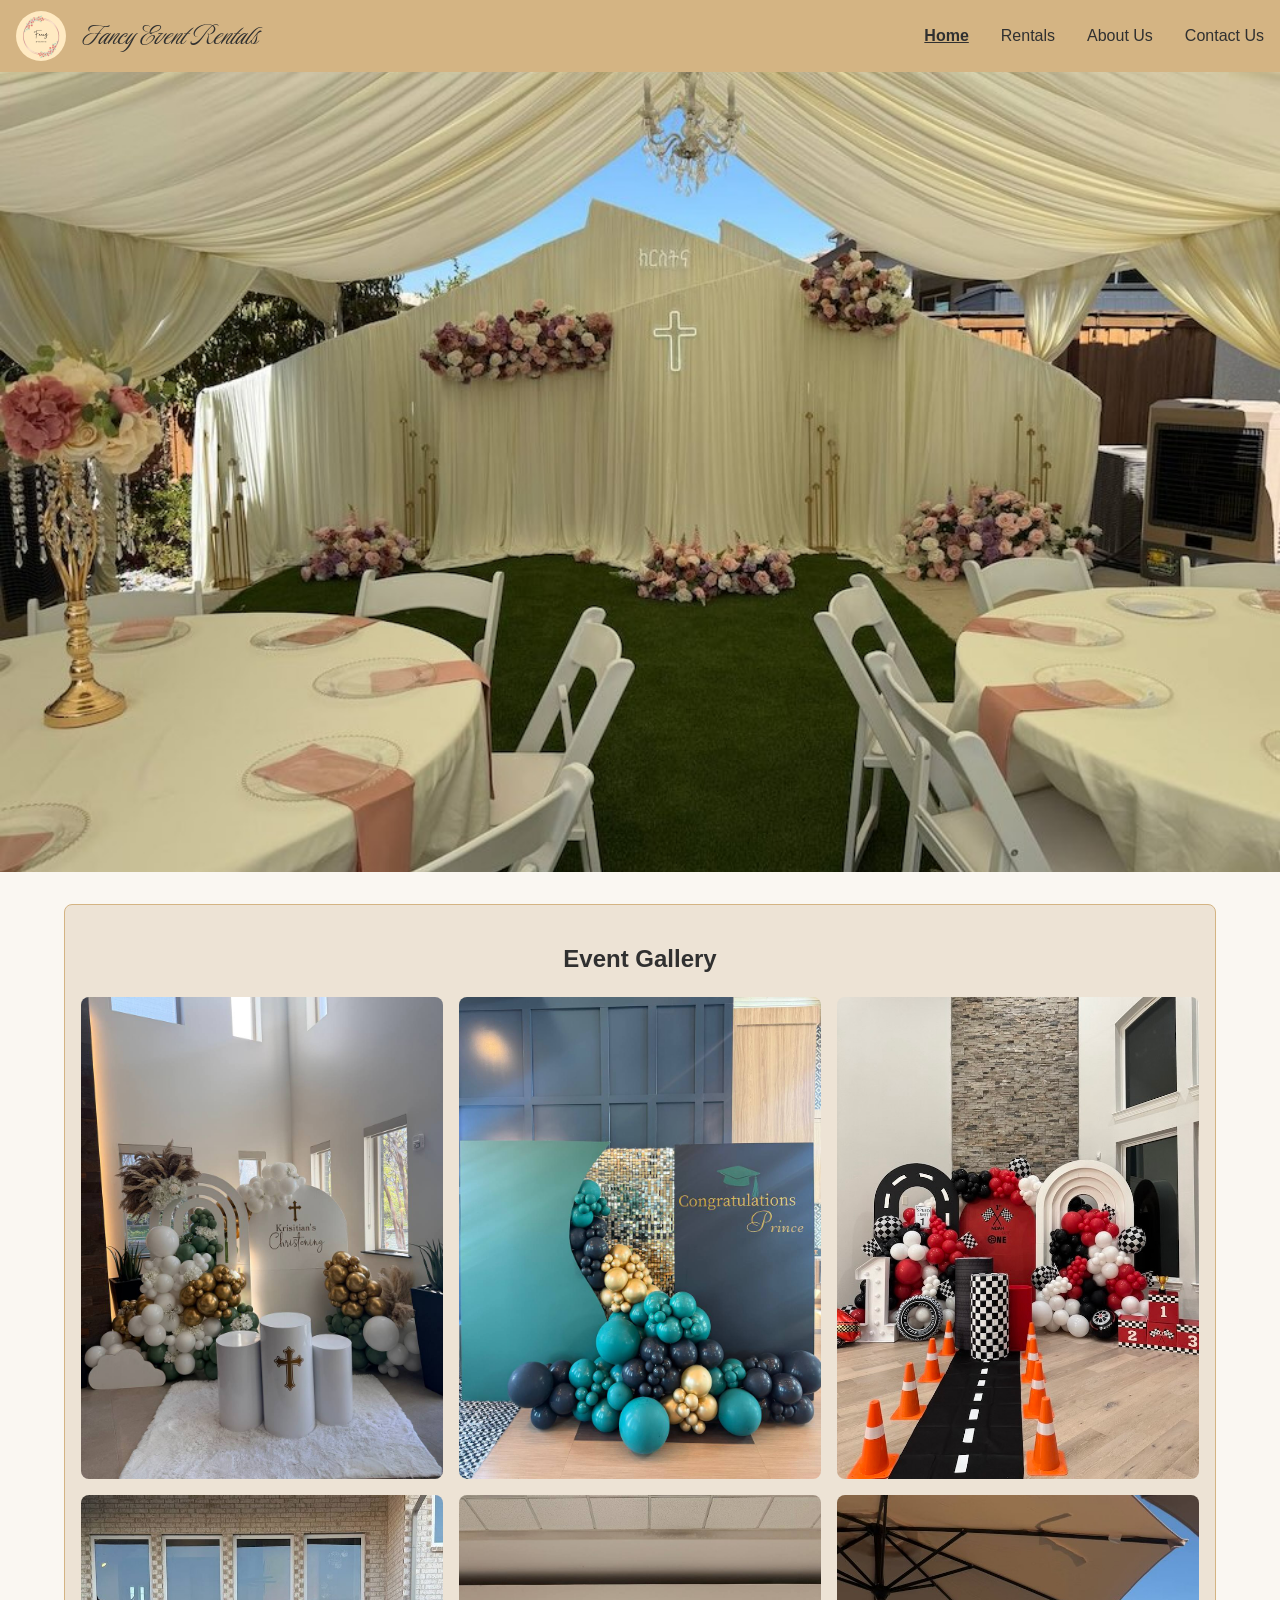
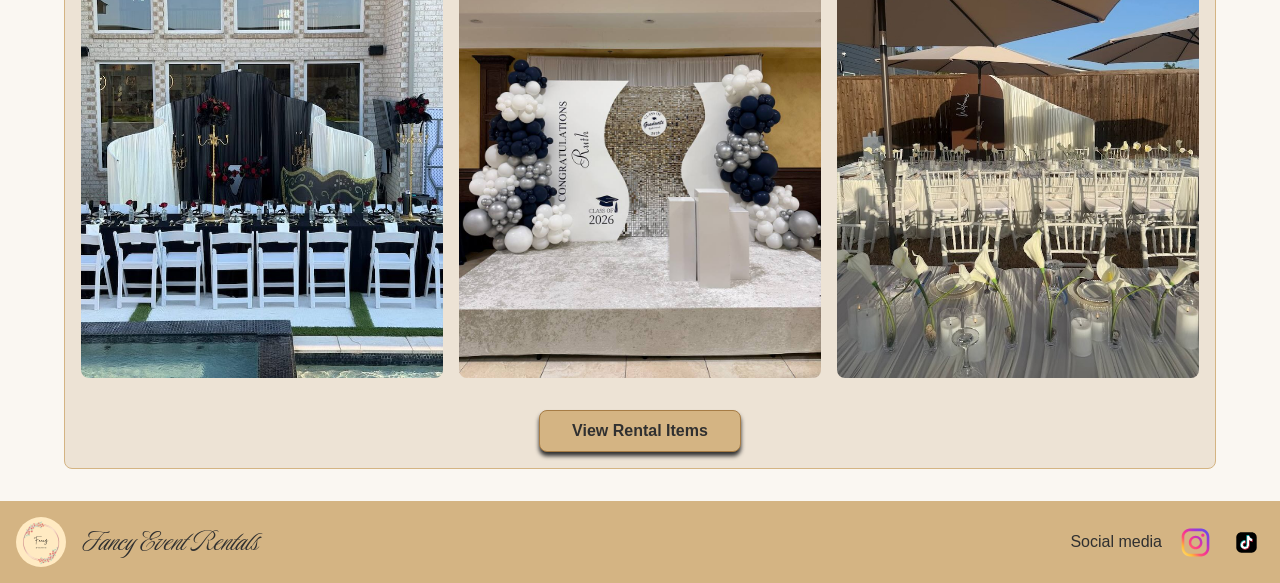
<file: index.html>
<!DOCTYPE html>
<html lang="en">
  <head>
    <meta charset="UTF-8" />
    <meta name="viewport" content="width=device-width, initial-scale=1.0" />
    <meta
      name="description"
      content="Fancy Event Rentals offers event decoration rentals and setup services for weddings, birthdays, graduations, and other celebrations."
    />
    <title>Fancy Event Rentals - Fancy Rentals</title>
    <link rel="stylesheet" href="styles.css" />
    <link
      href="https://fonts.googleapis.com/css2?family=Luxurious+Script&display=swap"
      rel="stylesheet"
    />
  </head>
  <body>
    <header class="site-header">
      <div class="logo">
        <img
          class="logo-img"
          src="images/logo.png"
          alt="Fancy Event Rentals logo"
        />
        <p class="logo-text">Fancy Event Rentals</p>
      </div>

      <nav class="site-nav">
        <input type="checkbox" id="menu" />
        <label for="menu" class="hamburger">
          <span></span>
          <span class="visually-hidden">Toggle navigation menu</span>
        </label>
        <ul>
          <li><a href="index.html" aria-current="page">Home</a></li>
          <li><a href="rentals.html">Rentals</a></li>
          <li><a href="aboutUs.html">About Us</a></li>
          <li><a href="contactus.html">Contact Us</a></li>
        </ul>
      </nav>
    </header>
    <main>
      <!-- Hero Section -->
      <div>
        <img
          class="hero"
          src="images/hero.jpeg"
          alt="Event decor with tent, ivory backdrop ,floral arrangements, chairs, and tables."
          width="1280"
          height="960"
        />
      </div>
      <!--Gallery Section-->
      <section class="card wrapper">
        <h1 class="center">Event Gallery</h1>
        <div class="gallery-grid">
          <img
            src="images/balloonbackdrop.jpeg"
            alt="Event backdrop decorated with balloons"
          />
          <img
            src="images/grad.jpeg"
            alt="Graduation event decoration with balloons"
          />
          <img src="images/birthdayDecor.jpeg" alt="Birthday Balloon decor" />
          <img src="images/mascot.jpeg" alt="Mascot decor at event" />
          <img
            src="images/GradWhite.jpeg"
            alt="White graduation event decoration"
          />
          <img
            src="images/yard.jpeg"
            alt="White table setup with backdrop outdoor event decoration"
          />
        </div>
        <div class="center">
          <a class="button" href="rentals.html">View Rental Items</a>
        </div>
      </section>
    </main>
    <footer class="site-footer">
      <div class="logo">
        <img
          class="logo-img"
          src="images/logo.png"
          alt="Fancy Event Rentals logo"
        />
        <p class="logo-text">Fancy Event Rentals</p>
      </div>
      <div class="social">
        <p class="social-media">Social media</p>
        <a
          href="https://www.instagram.com/DECORBYMESSI/"
          target="_blank"
          aria-label="Visit Fancy Event Rentals on Instagram"
        >
          <img src="images/instagram.svg" alt="Instagram logo" />
        </a>
        <a
          href="https://www.tiktok.com/@mes_decor"
          aria-label="Visit Fancy Event Rentals on TikTok"
        >
          <img src="images/tiktok.svg" alt="tiktok logo" />
        </a>
      </div>
    </footer>
  </body>
</html>
</file>
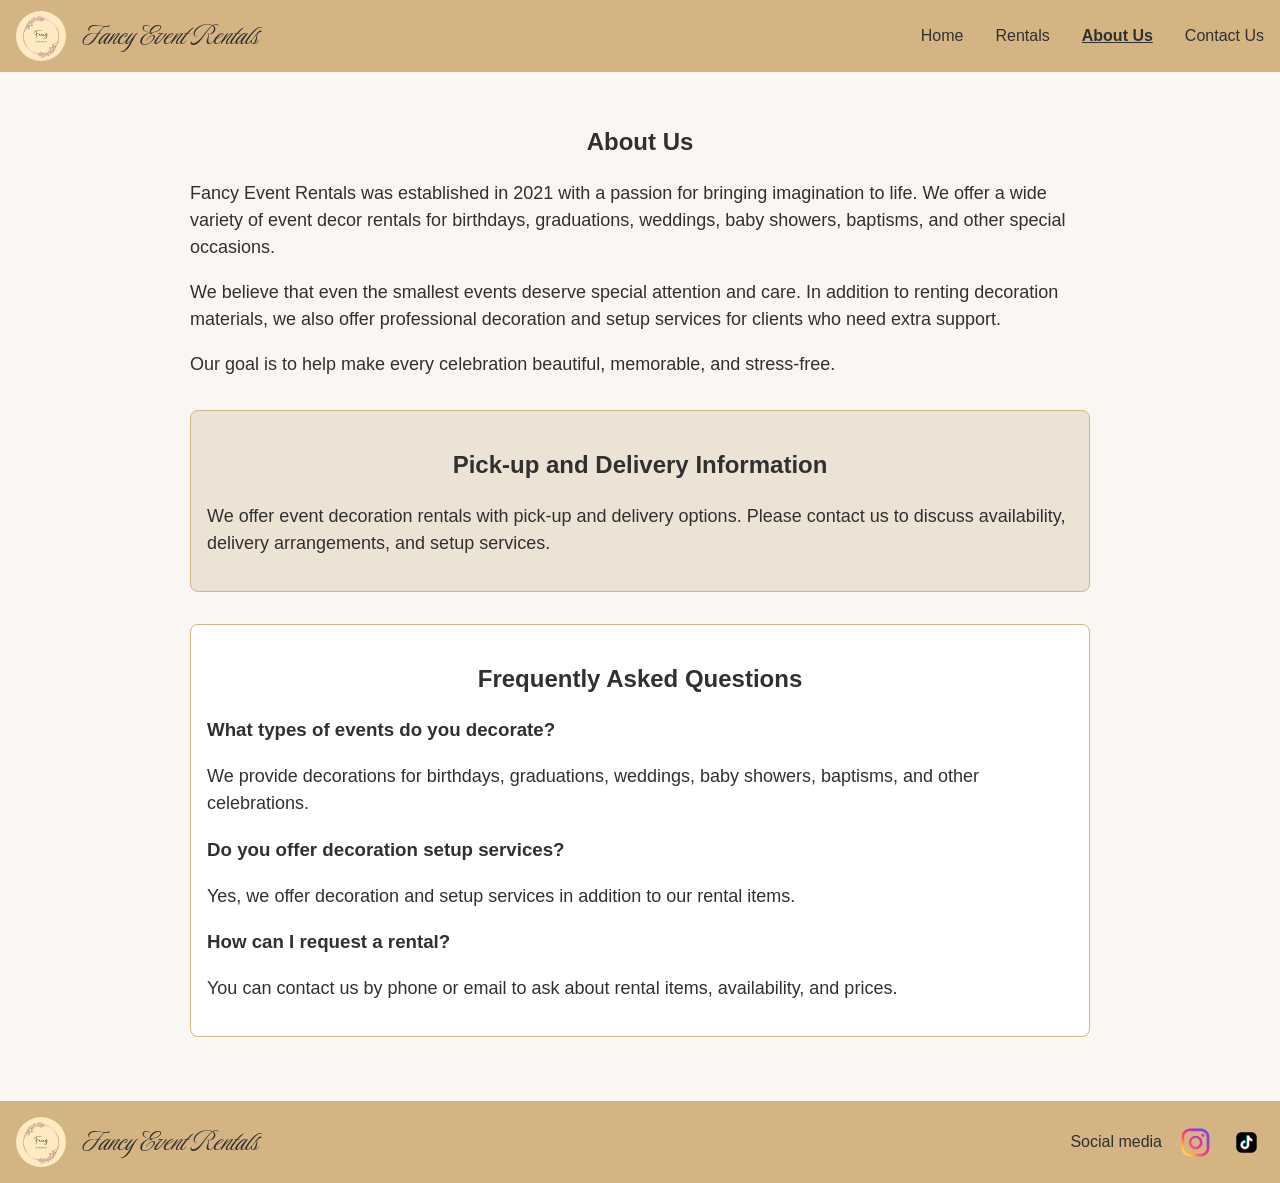
<file: aboutUs.html>
<!DOCTYPE html>
<html lang="en">
  <head>
    <meta charset="UTF-8" />
    <meta name="viewport" content="width=device-width, initial-scale=1.0" />
    <title>About Us - Fancy Event Rentals</title>
    <meta
      name="description"
      content="Learn about Fancy Event Rentals, our decoration services, and frequently asked questions."
    />
    <link rel="stylesheet" href="styles.css" />
    <link
      href="https://fonts.googleapis.com/css2?family=Luxurious+Script&display=swap"
      rel="stylesheet"
    />
  </head>
  <body>
    <header class="site-header">
      <div class="logo">
        <img
          class="logo-img"
          src="images/logo.png"
          alt="Fancy Event Rentals logo"
        />
        <p class="logo-text">Fancy Event Rentals</p>
      </div>

      <nav class="site-nav">
        <input type="checkbox" id="menu" />
        <label for="menu" class="hamburger">
          <span></span>
          <span class="visually-hidden">Toggle navigation menu</span>
        </label>
        <ul>
          <li><a href="index.html">Home</a></li>
          <li><a href="rentals.html">Rentals</a></li>
          <li><a href="aboutUs.html" aria-current="page">About Us</a></li>
          <li><a href="contactus.html">Contact Us</a></li>
        </ul>
      </nav>
    </header>
    <main>
      <section class="wrapper about">
        <h1 class="center">About Us</h1>

        <p>
          Fancy Event Rentals was established in 2021 with a passion for
          bringing imagination to life. We offer a wide variety of event decor
          rentals for birthdays, graduations, weddings, baby showers, baptisms,
          and other special occasions.
        </p>
        <p>
          We believe that even the smallest events deserve special attention and
          care. In addition to renting decoration materials, we also offer
          professional decoration and setup services for clients who need extra
          support.
        </p>
        <p>
          Our goal is to help make every celebration beautiful, memorable, and
          stress-free.
        </p>
        <div class="about-details">
          <h2 class="center">Pick-up and Delivery Information</h2>

          <p>
            We offer event decoration rentals with pick-up and delivery options.
            Please contact us to discuss availability, delivery arrangements,
            and setup services.
          </p>
        </div>
        <div class="FAQ">
          <h2 class="center">Frequently Asked Questions</h2>

          <h3>What types of events do you decorate?</h3>
          <p>
            We provide decorations for birthdays, graduations, weddings, baby
            showers, baptisms, and other celebrations.
          </p>

          <h3>Do you offer decoration setup services?</h3>
          <p>
            Yes, we offer decoration and setup services in addition to our
            rental items.
          </p>

          <h3>How can I request a rental?</h3>
          <p>
            You can contact us by phone or email to ask about rental items,
            availability, and prices.
          </p>
        </div>
      </section>
    </main>
    <footer class="site-footer">
      <div class="logo">
        <img
          class="logo-img"
          src="images/logo.png"
          alt="Fancy Event Rentals logo"
        />
        <p class="logo-text">Fancy Event Rentals</p>
      </div>
      <div class="social">
        <p class="social-media">Social media</p>
        <a
          href="https://www.instagram.com/DECORBYMESSI/"
          target="_blank"
          aria-label="Visit Fancy Event Rentals on Instagram"
        >
          <img src="images/instagram.svg" alt="Instagram logo" />
        </a>
        <a
          href="https://www.tiktok.com/@mes_decor"
          aria-label="Visit Fancy Event Rentals on TikTok"
        >
          <img src="images/tiktok.svg" alt="tiktok logo" />
        </a>
      </div>
    </footer>
  </body>
</html>
</file>
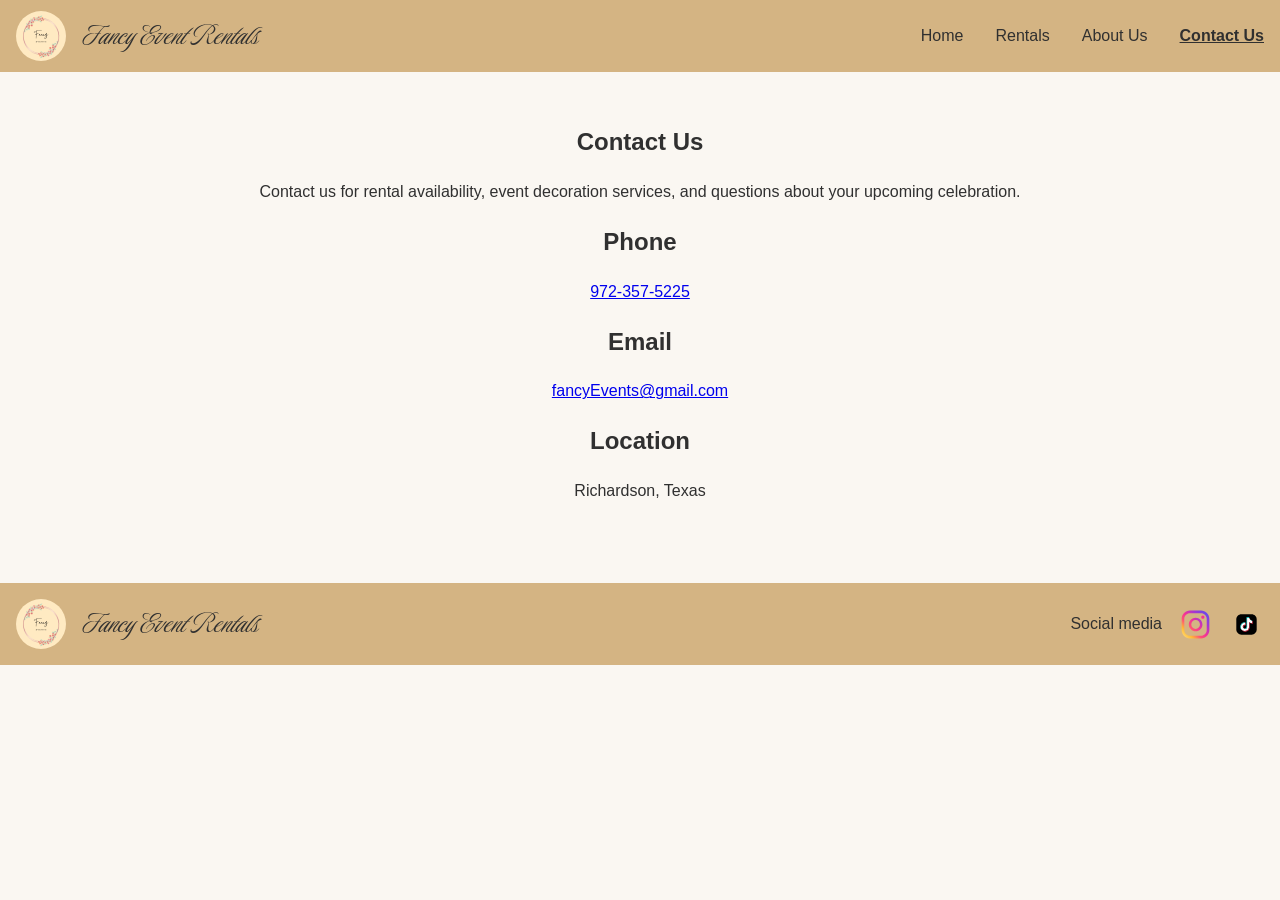
<file: contactus.html>
<!DOCTYPE html>
<html lang="en">
  <head>
    <meta charset="UTF-8" />
    <meta name="viewport" content="width=device-width, initial-scale=1.0" />
    <meta
      name="description"
      content="Contact Fancy Event Rentals to ask about event decoration rentals and availability."
    />
    <title>Contact Us - Fancy Event Rentals</title>
    <link rel="stylesheet" href="styles.css" />
    <link
      href="https://fonts.googleapis.com/css2?family=Luxurious+Script&display=swap"
      rel="stylesheet"
    />
  </head>
  <body>
    <header class="site-header">
      <div class="logo">
        <img
          class="logo-img"
          src="images/logo.png"
          alt="Fancy Event Rentals logo"
        />
        <p class="logo-text">Fancy Event Rentals</p>
      </div>

      <nav class="site-nav">
        <input type="checkbox" id="menu" />
        <label for="menu" class="hamburger">
          <span></span>
          <span class="visually-hidden">Toggle navigation menu</span>
        </label>
        <ul>
          <li><a href="index.html">Home</a></li>
          <li><a href="rentals.html">Rentals</a></li>
          <li><a href="aboutUs.html">About Us</a></li>
          <li><a href="contactus.html" aria-current="page">Contact Us</a></li>
        </ul>
      </nav>
    </header>
    <main>
      <section class="wrapper contact">
        <h1 class="center">Contact Us</h1>
        <div class="contact-info">
          <p>
            Contact us for rental availability, event decoration services, and
            questions about your upcoming celebration.
          </p>

          <h2>Phone</h2>
          <p>
            <a href="tel:9723575225">972-357-5225</a>
          </p>

          <h2>Email</h2>
          <p>
            <a href="mailto:fancyEvents@gmail.com"> fancyEvents@gmail.com </a>
          </p>

          <h2>Location</h2>
          <p>Richardson, Texas</p>
        </div>
      </section>
    </main>
    <footer class="site-footer">
      <div class="logo">
        <img
          class="logo-img"
          src="images/logo.png"
          alt="Fancy Event Rentals logo"
        />
        <p class="logo-text">Fancy Event Rentals</p>
      </div>
      <div class="social">
        <p class="social-media">Social media</p>
        <a
          href="https://www.instagram.com/DECORBYMESSI/"
          target="_blank"
          aria-label="Visit Fancy Event Rentals on Instagram"
        >
          <img src="images/instagram.svg" alt="Instagram logo" />
        </a>
        <a
          href="https://www.tiktok.com/@mes_decor"
          aria-label="Visit Fancy Event Rentals on TikTok"
        >
          <img src="images/tiktok.svg" alt="tiktok logo" />
        </a>
      </div>
    </footer>
  </body>
</html>
</file>
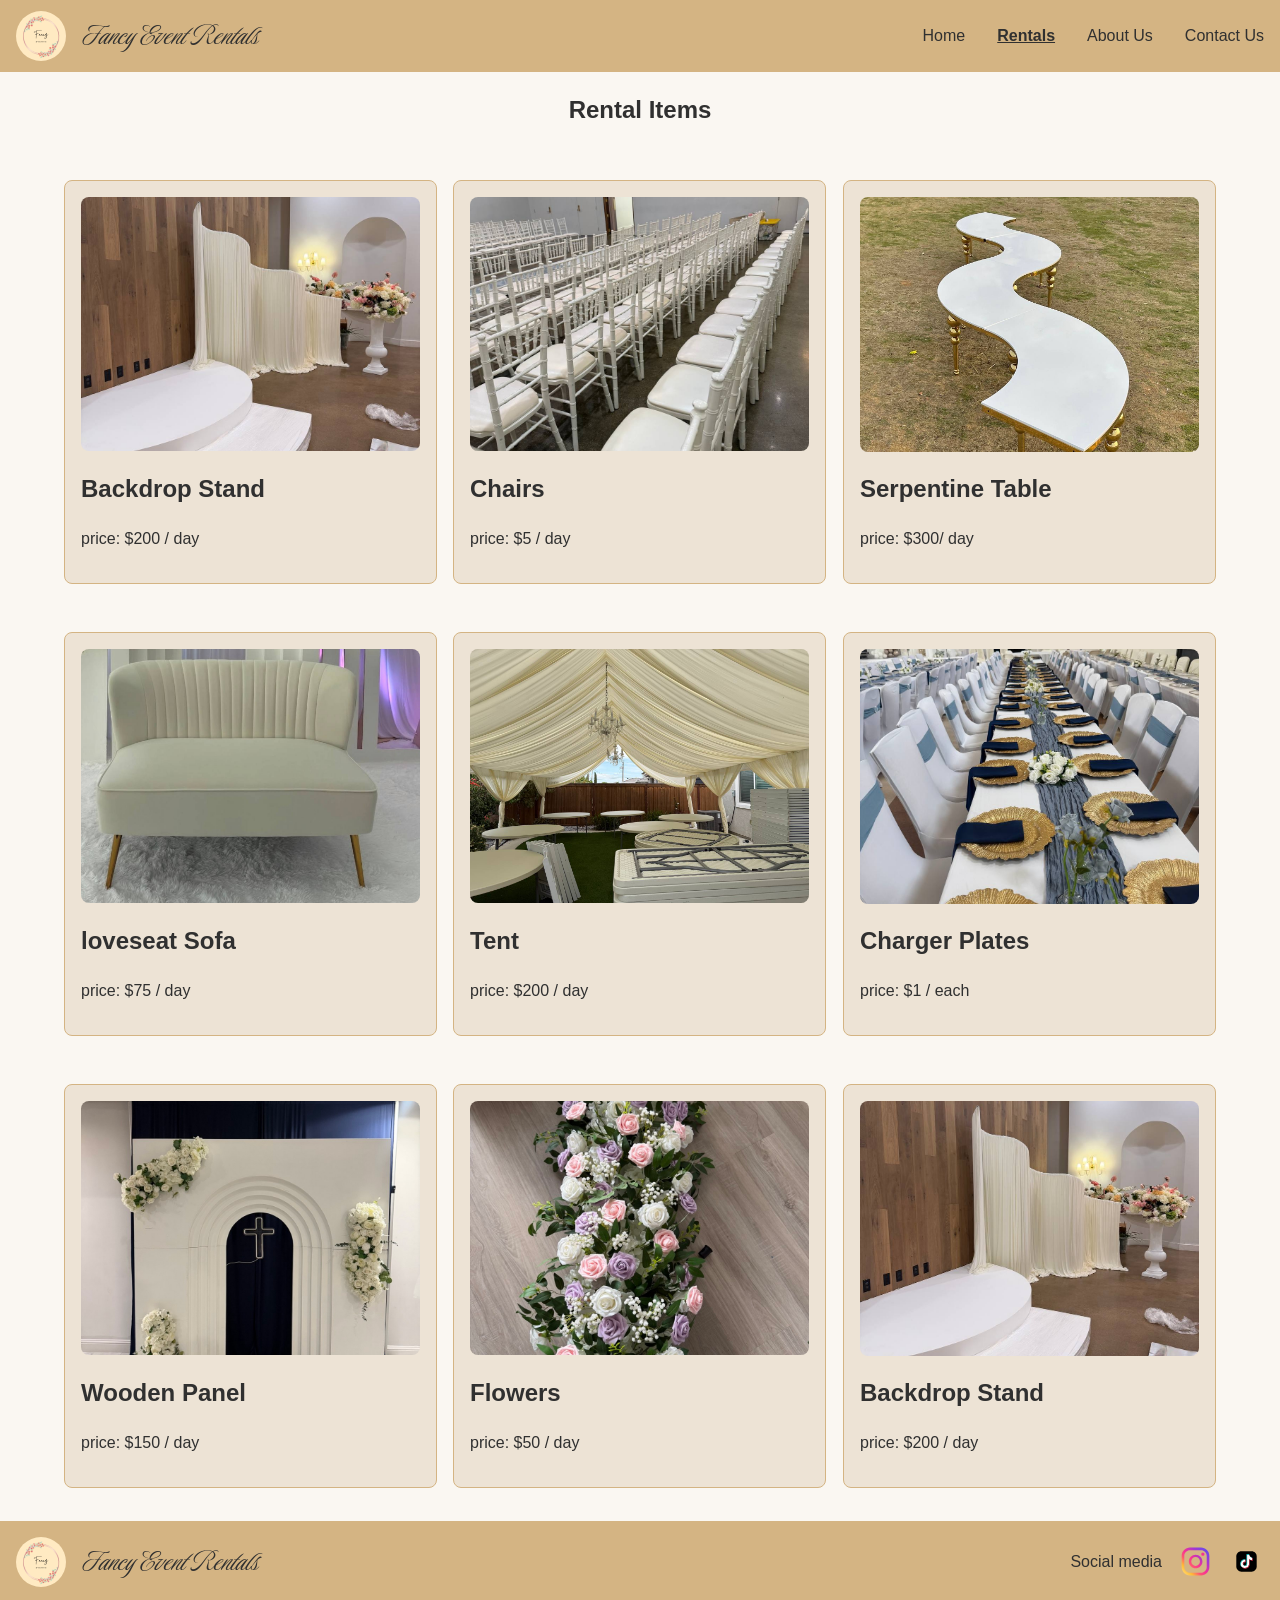
<file: rentals.html>
<!DOCTYPE html>
<html lang="en">
  <head>
    <meta charset="UTF-8" />
    <meta name="viewport" content="width=device-width, initial-scale=1.0" />
    <meta
      name="description"
      content="Browse rental items from Fancy Event Rentals and view rental prices."
    />
    <title>Rentals - Fancy Event Rentals</title>
    <link rel="stylesheet" href="styles.css" />
    <link rel="preconnect" href="https://fonts.googleapis.com" />
    <link rel="preconnect" href="https://fonts.gstatic.com" crossorigin />
    <link
      href="https://fonts.googleapis.com/css2?family=Luxurious+Script&display=swap"
      rel="stylesheet"
    />
  </head>
  <body>
    <header class="site-header">
      <div class="logo">
        <img
          class="logo-img"
          src="images/logo.png"
          alt="Fancy Event Rentals logo"
        />
        <p class="logo-text">Fancy Event Rentals</p>
      </div>

      <nav class="site-nav">
        <input type="checkbox" id="menu" />
        <label for="menu" class="hamburger">
          <span></span>
          <span class="visually-hidden">Toggle navigation menu</span>
        </label>
        <ul>
          <li><a href="index.html">Home</a></li>
          <li><a href="rentals.html" aria-current="page">Rentals</a></li>
          <li><a href="aboutUs.html">About Us</a></li>
          <li><a href="contactus.html">Contact Us</a></li>
        </ul>
      </nav>
    </header>
    <main>
      <section class="wrapper">
        <h1 class="center">Rental Items</h1>
        <div class="rental-grid">
          <div class="card">
            <img
              src="images/Rentalzigzag.jpeg"
              alt="zig zag shaped backdrop stand with ivory drapery"
            />
            <div class="card-details">
              <h2>Backdrop Stand</h2>
              <p>price: $200 / day</p>
            </div>
          </div>
          <div class="card">
            <img
              src="images/ChairRental.jpeg"
              alt="Multiple white Chiavari chairs"
            />
            <div class="card-details">
              <h2>Chairs</h2>
              <p>price: $5 / day</p>
            </div>
          </div>
          <div class="card">
            <img
              src="images/serpentine.jpeg"
              alt="White S-shaped serpentine table"
            />
            <div class="card-details">
              <h2>Serpentine Table</h2>
              <p>price: $300/ day</p>
            </div>
          </div>

          <div class="card">
            <img src="images/sofa2.jpeg" alt="white loveseat sofa" />
            <div class="card-details">
              <h2>loveseat Sofa</h2>
              <p>price: $75 / day</p>
            </div>
          </div>
          <div class="card">
            <img src="images/tent.jpeg" alt="Ivory draped tent" />
            <div class="card-details">
              <h2>Tent</h2>
              <p>price: $200 / day</p>
            </div>
          </div>
          <div class="card">
            <img
              src="images/tablesetup2.jpeg"
              alt="Table setup with charger plates"
            />
            <div class="card-details">
              <h2>Charger Plates</h2>
              <p>price: $1 / each</p>
            </div>
          </div>
          <div class="card">
            <img
              src="images/WoodenPanel.jpeg"
              alt="White wooden 3D backdrop panel"
            />
            <div class="card-details">
              <h2>Wooden Panel</h2>
              <p>price: $150 / day</p>
            </div>
          </div>
          <div class="card">
            <img
              src="images/flower.jpeg"
              alt="Pink, purple and white flower arrangements"
            />
            <div class="card-details">
              <h2>Flowers</h2>
              <p>price: $50 / day</p>
            </div>
          </div>
          <div class="card">
            <img
              src="images/Rentalzigzag.jpeg"
              alt="zig zag shaped backdrop stand"
            />
            <div class="card-details">
              <h2>Backdrop Stand</h2>
              <p>price: $200 / day</p>
            </div>
          </div>
        </div>
      </section>
    </main>
    <footer class="site-footer">
      <div class="logo">
        <img
          class="logo-img"
          src="images/logo.png"
          alt="Fancy Event Rentals logo"
        />
        <p class="logo-text">Fancy Event Rentals</p>
      </div>
      <div class="social">
        <p class="social-media">Social media</p>
        <a
          href="https://www.instagram.com/DECORBYMESSI/"
          target="_blank"
          aria-label="Visit Fancy Event Rentals on Instagram"
        >
          <img src="images/instagram.svg" alt="Instagram logo" />
        </a>
        <a
          href="https://www.tiktok.com/@mes_decor"
          aria-label="Visit Fancy Event Rentals on TikTok"
        >
          <img src="images/tiktok.svg" alt="tiktok logo" />
        </a>
      </div>
    </footer>
  </body>
</html>
</file>
<file: styles.css>
@layer reset, base, layout, components, utilities, states;

@layer reset {
  *,
  *::before,
  *::after {
    box-sizing: border-box;
  }

  body {
    margin: 0;
  }
}
@layer base {
  :root {
    --color-bg: #faf7f2;
    --color-text: #303030;
    --color-surface: #ede3d5;
    --color-champagne: #d4b483;
    --color-main: #a67c45;
    --color-white: white;
    --focus-outline: 3px solid var(--color-main);
    --radius: 8px;
    --space-sm: 8px;
    --space-md: 16px;
    --space-lg: 32px;
    --font-body: Arial, Helvetica, sans-serif;
    --font-logo: "Luxurious Script", cursive;
    --font-size-body: 1rem;
    --line--height: 1.5;
  }

  body {
    font-family: var(--font-body);
    line-height: 1.5;
    font-size: var(--font-size-body);
    background-color: var(--color-bg);
    color: var(--color-text);
  }

  img {
    max-width: 100%;
  }
}
/* layout layer styles*/
@layer layout {
  .wrapper {
    inline-size: 90%;
    max-inline-size: 1200px;
    margin-inline: auto;
  }
  .site-header,
  .site-footer {
    display: flex;
    justify-content: space-between;
    align-items: center;
    padding: var(--space-md);
  }
  .site-header {
    padding-block: var(--space-sm);
    padding-inline: var(--space-md);
  }
  .gallery-grid,
  .rental-grid {
    display: grid;
    grid-template-columns: repeat(auto-fit, minmax(min(100%, 300px), 1fr));
    gap: var(--space-md);
  }

  .site-footer {
    margin-top: var(--space-lg);
  }
  .hero {
    display: block;
    width: 100%;
    height: 800px;
    object-fit: cover;
    object-position: center;
  }
  .about {
    max-inline-size: 900px;
    padding-block: var(--space-lg);
  }
}

@layer components {
  .logo {
    display: flex;
    align-items: center;
    gap: var(--space-md);
  }
  .logo-text {
    color: var(--color-text);
    font-family: var(--font-logo);
    font-size: var(--space-lg);
    text-decoration: none;
    margin-block: 0;
  }
  .logo-img {
    width: 50px;
    height: 50px;
    border-radius: 50%;
    object-fit: cover;
    flex-shrink: 0;
  }
  .site-nav ul {
    display: flex;
    list-style: none;
    gap: var(--space-lg);
  }
  .site-nav a {
    text-decoration: none;
    color: var(--color-text);
  }
  .site-header,
  .site-footer {
    background-color: var(--color-champagne);
    color: var(--color-text);
  }

  #menu {
    position: absolute;
    opacity: 0;
  }

  .hamburger {
    display: none;
  }

  .hamburger span {
    display: block;
    width: 40px;
    height: 3px;
    background-color: var(--color-text);
    box-shadow: 0 7px var(--color-text), 0 -7px var(--color-text);
    margin-right: 25px;
  }

  @media (max-width: 900px) {
    .hamburger {
      display: block;
      cursor: pointer;
      padding: var(--space-sm) 0;
    }

    .site-nav ul {
      display: none;
    }

    #menu:checked ~ ul {
      display: block;
    }
  }
  .button {
    display: inline-block;
    padding: var(--space-sm) var(--space-lg);
    border: 1px solid var(--color-main);
    border-radius: var(--radius);
    text-decoration: none;
    background-color: var(--color-champagne);
    color: var(--color-text);
    font-weight: bold;
    box-shadow: 0 4px 4px var(--color-text);
    margin-top: var(--space-lg);
    text-align: center;

    transition: background-color 0.3s;
  }
  @media (prefers-reduced-motion: reduce) {
    .button {
      transition: none;
    }
  }
  .card {
    --card-bg: var(--color-surface);
    background-color: var(--card-bg);
    padding: var(--space-md);
    border: 1px solid var(--color-champagne);
    border-radius: var(--radius);
    margin-top: var(--space-lg);
  }
  .card img {
    width: 100%;
    border-radius: var(--radius);
  }

  @supports (container-type: inline-size) {
    .rental-grid .card {
      container-type: inline-size;
    }
  }
  .rental-grid .card img {
    display: block;
    inline-size: 100%;
    aspect-ratio: 4 / 3;
    object-fit: cover;
    border-radius: var(--radius);
  }
  .card-details {
    display: block;
  }

  @container (min-width: 350px) {
    .card-details {
      display: flex;
      justify-content: space-between;
      align-items: center;
      gap: var(--space-md);
    }
  }
  .social {
    display: flex;
    align-items: center;
    gap: var(--space-md);
  }

  .social p {
    margin: 0;
  }

  .social a {
    display: inline-flex;
    align-items: center;
    justify-content: center;
  }

  .social img {
    width: 35px;
    height: 35px;
    object-fit: contain;
    display: block;
  }
  @media (max-width: 720px) {
    .site-footer .logo-text {
      font-size: var(--space-md);
    }
    .social-media {
      display: none;
    }
  }
  .contact {
    text-align: center;
    padding-block: var(--space-lg);
  }
  .about-details,
  .FAQ {
    margin-top: var(--space-lg);
    padding: var(--space-md);
    border: 1px solid var(--color-champagne);
    border-radius: var(--radius);
  }
  .about-details {
    background-color: var(--color-surface);
  }
  .FAQ {
    background-color: var(--color-white);
  }
  .about p {
    font-size: 1.125rem;
    line-height: var(--line--height);
  }
}
@layer utilities {
  .visually-hidden {
    position: absolute;
    inline-size: 1px;
    block-size: 1px;
    overflow: hidden;
    clip: rect(0 0 0 0);
    white-space: nowrap;
    clip-path: inset(50%);
  }
  .center {
    text-align: center;
  }
  .space-top {
    margin-top: var(--space-lg);
  }
}
@layer states {
  .site-nav a:hover,
  .site-footer a:hover,
  .button:hover {
    background-color: var(--color-main);
  }
  a:focus-visible,
  button:focus-visible {
    outline: var(--focus-outline);
  }
  .site-nav a[aria-current="page"] {
    font-weight: bold;
    text-decoration: underline;
  }
  #menu:focus-visible + .hamburger {
    outline: var(--focus-outline);
    outline-offset: 4px;
  }
}

@media print {
  body {
    background-color: var(--color-white);
    color: black;
  }
  .site-header,
  .site-footer,
  .button {
    display: none;
  }
}
</file>
